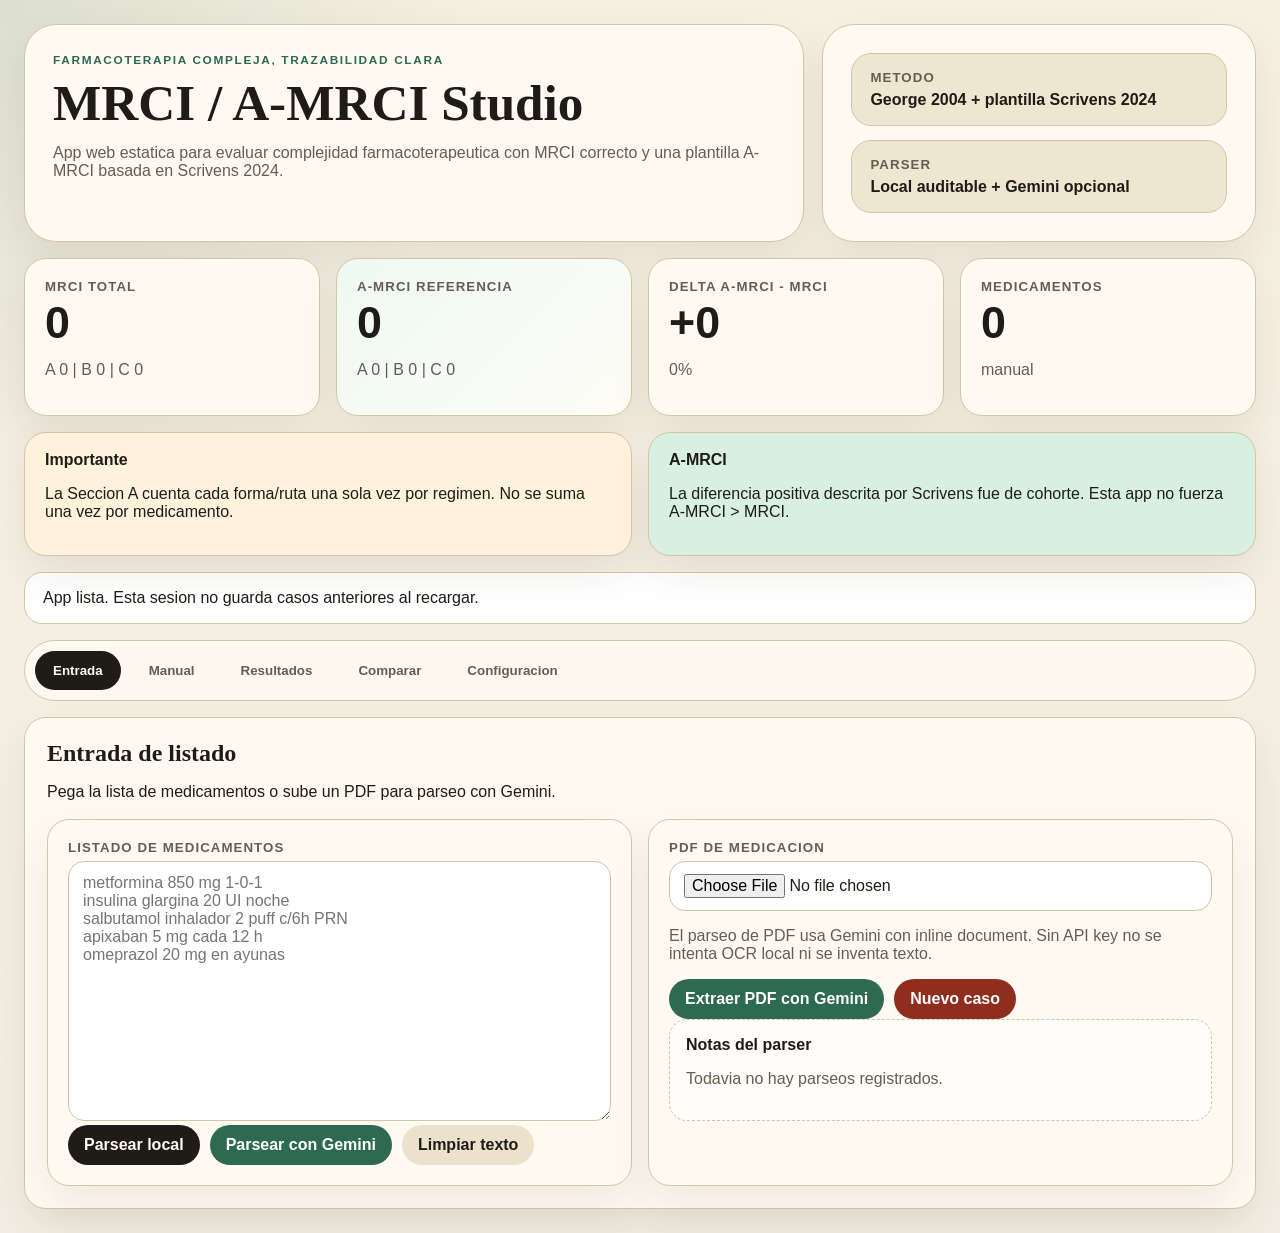
<file: index.html>
<!doctype html>
<html lang="es">

<head>
  <meta charset="UTF-8" />
  <meta name="viewport" content="width=device-width, initial-scale=1.0" />
  <title>MRCI / A-MRCI Studio</title>
  <link rel="stylesheet" href="./styles.css" />
</head>

<body>
  <div class="app-shell">
    <header class="hero">
      <div class="hero-copy">
        <p class="eyebrow">Farmacoterapia compleja, trazabilidad clara</p>
        <h1>MRCI / A-MRCI Studio</h1>
        <p class="hero-text">
          App web estatica para evaluar complejidad farmacoterapeutica con
          MRCI correcto y una plantilla A-MRCI basada en Scrivens 2024.
        </p>
      </div>
      <div class="hero-meta">
        <div class="meta-card">
          <span class="meta-label">Metodo</span>
          <strong>George 2004 + plantilla Scrivens 2024</strong>
        </div>
        <div class="meta-card">
          <span class="meta-label">Parser</span>
          <strong>Local auditable + Gemini opcional</strong>
        </div>
      </div>
    </header>

    <section class="scoreboard">
      <article class="score-card">
        <span class="score-label">MRCI total</span>
        <strong id="metric-mrci-total" class="score-value">0</strong>
        <p id="metric-mrci-sections" class="score-detail">A 0 | B 0 | C 0</p>
      </article>
      <article class="score-card accent">
        <span class="score-label">A-MRCI referencia</span>
        <strong id="metric-amrci-total" class="score-value">0</strong>
        <p id="metric-amrci-sections" class="score-detail">A 0 | B 0 | C 0</p>
      </article>
      <article class="score-card">
        <span class="score-label">Delta A-MRCI - MRCI</span>
        <strong id="metric-delta" class="score-value">0</strong>
        <p id="metric-delta-relative" class="score-detail">0%</p>
      </article>
      <article class="score-card">
        <span class="score-label">Medicamentos</span>
        <strong id="metric-med-count" class="score-value">0</strong>
        <p id="metric-parser" class="score-detail">Sin regimen</p>
      </article>
    </section>

    <section class="banner-grid">
      <div class="banner warning">
        <strong>Importante</strong>
        <p>
          La Seccion A cuenta cada forma/ruta una sola vez por regimen. No se
          suma una vez por medicamento.
        </p>
      </div>
      <div class="banner info">
        <strong>A-MRCI</strong>
        <p>
          La diferencia positiva descrita por Scrivens fue de cohorte. Esta app no
          fuerza A-MRCI &gt; MRCI.
        </p>
      </div>
    </section>

    <div id="status-bar" class="status-bar" aria-live="polite"></div>

    <nav class="tabbar" aria-label="Secciones">
      <button class="tab is-active" data-tab="input">Entrada</button>
      <button class="tab" data-tab="manual">Manual</button>
      <button class="tab" data-tab="results">Resultados</button>
      <button class="tab" data-tab="compare">Comparar</button>
      <button class="tab" data-tab="config">Configuracion</button>
    </nav>

    <main class="panel-stack">
      <section class="panel is-active" id="tab-input">
        <div class="panel-header">
          <h2>Entrada de listado</h2>
          <p>Pega la lista de medicamentos o sube un PDF para parseo con Gemini.</p>
        </div>

        <div class="grid two-up">
          <div class="card">
            <label class="field-label" for="raw-input">Listado de medicamentos</label>
            <textarea id="raw-input" class="text-input tall"
              placeholder="metformina 850 mg 1-0-1&#10;insulina glargina 20 UI noche&#10;salbutamol inhalador 2 puff c/6h PRN&#10;apixaban 5 mg cada 12 h&#10;omeprazol 20 mg en ayunas"></textarea>
            <div class="button-row">
              <button id="parse-local-btn" class="btn primary">Parsear local</button>
              <button id="parse-gemini-text-btn" class="btn secondary">Parsear con Gemini</button>
              <button id="clear-text-btn" class="btn ghost">Limpiar texto</button>
            </div>
          </div>

          <div class="card">
            <label class="field-label" for="pdf-input">PDF de medicacion</label>
            <input id="pdf-input" type="file" accept="application/pdf" class="file-input" />
            <p class="muted">
              El parseo de PDF usa Gemini con inline document. Sin API key no se
              intenta OCR local ni se inventa texto.
            </p>
            <div class="button-row">
              <button id="parse-gemini-pdf-btn" class="btn secondary">Extraer PDF con Gemini</button>
              <button data-action="new-case" class="btn danger">Nuevo caso</button>
            </div>
            <div class="audit-box">
              <strong>Notas del parser</strong>
              <div id="parse-notes"></div>
            </div>
          </div>
        </div>
      </section>

      <section class="panel" id="tab-manual">
        <div class="panel-header">
          <h2>Alta manual de medicamento</h2>
          <p>
            La forma/ruta se selecciona como categoria MRCI unica, no como forma y via
            independientes.
          </p>
        </div>

        <div class="grid two-up">
          <div class="card form-card">
            <label class="field-label" for="manual-name">Nombre</label>
            <input id="manual-name" class="text-input" type="text" placeholder="Ej. furosemida" />

            <label class="field-label" for="manual-form">Forma/ruta MRCI</label>
            <select id="manual-form" class="text-input"></select>

            <label class="field-label" for="manual-units">Unidades por toma</label>
            <input id="manual-units" class="text-input" type="text" placeholder="1, 2 puff, 20 UI, 1-2" />

            <label class="field-label" for="manual-frequency">Patron de frecuencia</label>
            <div class="inline-form">
              <select id="manual-frequency" class="text-input grow"></select>
              <input id="manual-custom-hours" class="text-input compact" type="number" min="1" step="1"
                placeholder="h" />
              <input id="manual-custom-count" class="text-input compact" type="number" min="1" step="1"
                placeholder="veces/d" />
              <button id="add-frequency-btn" class="btn primary">Anadir</button>
            </div>

            <div class="chip-zone">
              <span class="chip-zone-label">Patrones seleccionados</span>
              <div id="manual-frequency-list" class="chip-list"></div>
            </div>

            <label class="field-label">Instrucciones adicionales</label>
            <div id="manual-instruction-grid" class="checkbox-grid"></div>

            <label class="field-label" for="manual-notes">Notas</label>
            <textarea id="manual-notes" class="text-input" rows="4" placeholder="Observaciones opcionales"></textarea>

            <div class="button-row">
              <button id="manual-add-btn" class="btn primary">Anadir medicamento</button>
              <button id="manual-reset-btn" class="btn ghost">Limpiar formulario</button>
              <button data-action="new-case" class="btn danger">Nuevo caso</button>
            </div>
          </div>

          <div class="card">
            <h3>Regimen actual</h3>
            <div id="regimen-preview" class="preview-list"></div>
          </div>
        </div>
      </section>

      <section class="panel" id="tab-results">
        <div class="panel-header">
          <h2>Resultados y trazabilidad</h2>
          <p>Desglose por secciones, auditoria de parser y exportacion.</p>
        </div>

        <div class="grid two-up">
          <div class="card">
            <h3>Resumen clinico</h3>
            <p id="clinical-summary" class="summary-text">Sin datos.</p>
            <div class="button-row">
              <button id="copy-summary-btn" class="btn secondary">Copiar resumen</button>
              <button id="export-json-btn" class="btn ghost">Exportar JSON</button>
              <button id="export-csv-btn" class="btn ghost">Exportar CSV</button>
            </div>
          </div>
          <div class="card">
            <h3>Control de calidad</h3>
            <div id="quality-control" class="bullet-box"></div>
          </div>
        </div>

        <div class="card">
          <h3>Detalle por medicamento</h3>
          <div id="results-table"></div>
        </div>

        <div class="grid two-up">
          <div class="card">
            <h3>Auditoria</h3>
            <div id="audit-log" class="bullet-box"></div>
          </div>
          <div class="card">
            <h3>Seccion A detallada</h3>
            <div id="forms-breakdown" class="bullet-box"></div>
          </div>
        </div>
      </section>

      <section class="panel" id="tab-compare">
        <div class="panel-header">
          <h2>Comparacion de regimenes</h2>
          <p>Guarda el regimen actual en A o B y compara la complejidad.</p>
        </div>

        <div class="button-row">
          <button id="save-regimen-a-btn" class="btn primary">Guardar como regimen A</button>
          <button id="save-regimen-b-btn" class="btn secondary">Guardar como regimen B</button>
          <button id="compare-btn" class="btn ghost">Comparar ahora</button>
        </div>

        <div id="compare-output" class="card compare-box"></div>
      </section>

      <section class="panel" id="tab-config">
        <div class="panel-header">
          <h2>Configuracion</h2>
          <p>Tablas editables, parser y Gemini. Toda modificacion queda guardada en local.</p>
        </div>

        <div class="grid two-up">
          <div class="card">
            <h3>Gemini</h3>
            <label class="field-label" for="gemini-api-key">API key</label>
            <input id="gemini-api-key" class="text-input" type="password" placeholder="AIza..." />
            <label class="field-label" for="gemini-model">Modelo</label>
            <input id="gemini-model" class="text-input" type="text" value="gemini-3.1-flash-lite-preview" />
            <div class="checkbox-grid compact-grid">
              <label><input id="gemini-enable-text" type="checkbox" /> Usar Gemini para texto</label>
              <label><input id="gemini-enable-pdf" type="checkbox" checked /> Usar Gemini para PDF</label>
            </div>
            <p class="muted">
              La clave se guarda en localStorage del navegador. No se envia a ningun backend propio.
            </p>
          </div>

          <div class="card">
            <h3>Reglas metodologicas</h3>
            <ul class="plain-list">
              <li>La Seccion A cuenta una sola vez cada forma/ruta unica.</li>
              <li>La Seccion C permite multiples instrucciones por medicamento.</li>
              <li>A-MRCI es una plantilla de referencia, no una verdad universal.</li>
              <li>Las frecuencias no oficiales generan aviso y, en A-MRCI, pueden interpolarse.</li>
            </ul>
          </div>
        </div>

        <div class="card">
          <h3>MRCI - Formas</h3>
          <textarea id="config-forms" class="text-input code-area"></textarea>
        </div>
        <div class="card">
          <h3>MRCI - Frecuencias</h3>
          <textarea id="config-frequencies" class="text-input code-area"></textarea>
        </div>
        <div class="card">
          <h3>MRCI - Instrucciones</h3>
          <textarea id="config-instructions" class="text-input code-area"></textarea>
        </div>
        <div class="card">
          <h3>A-MRCI - Plantilla de referencia</h3>
          <textarea id="config-amrci" class="text-input code-area"></textarea>
        </div>

        <div class="button-row">
          <button id="save-config-btn" class="btn primary">Guardar configuracion</button>
          <button id="export-config-btn" class="btn secondary">Exportar configuracion</button>
          <button id="trigger-import-config-btn" class="btn ghost">Importar configuracion</button>
          <button id="restore-config-btn" class="btn danger">Restaurar por defecto</button>
        </div>
        <input id="import-config-input" type="file" accept="application/json" hidden />
      </section>
    </main>
  </div>

  <script type="module" src="./src/main.js"></script>
</body>

</html>
</file>
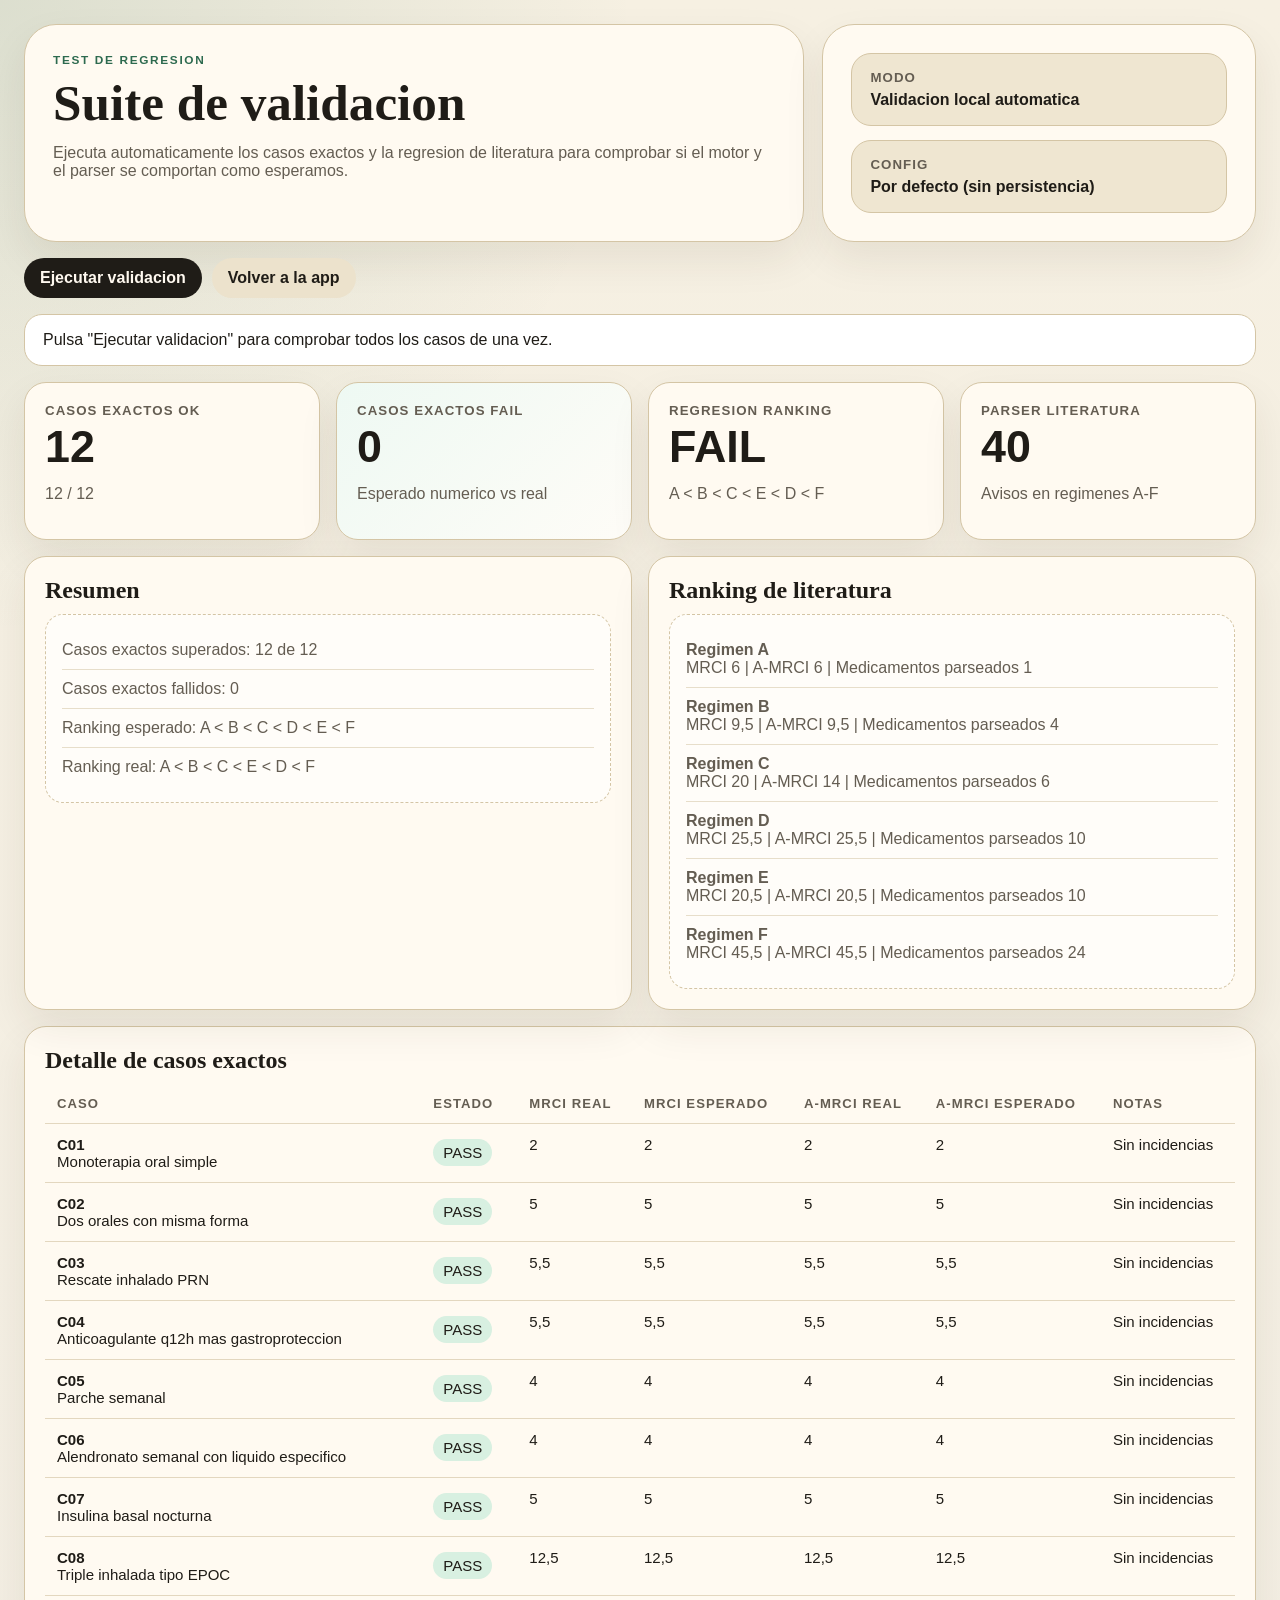
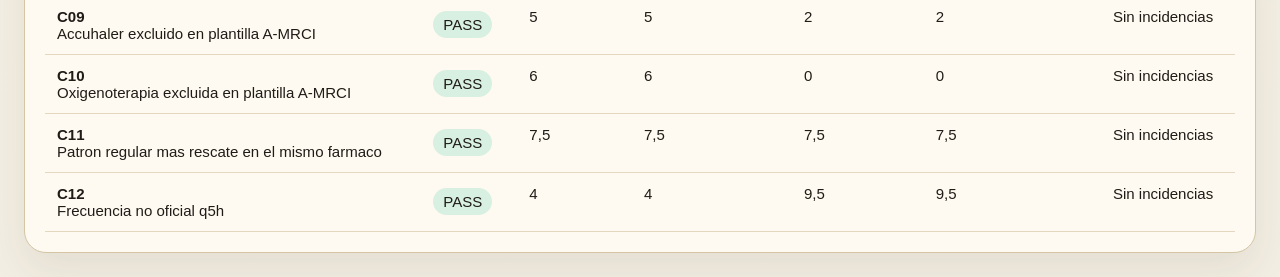
<file: _validation_dump.html>
<!DOCTYPE html>
<html lang="es"><head>
    <meta charset="UTF-8">
    <meta name="viewport" content="width=device-width, initial-scale=1.0">
    <title>Validacion MRCI / A-MRCI</title>
    <link rel="stylesheet" href="./styles.css">
  </head>
  <body>
    <div class="app-shell">
      <header class="hero">
        <div class="hero-copy">
          <p class="eyebrow">Test de regresion</p>
          <h1>Suite de validacion</h1>
          <p class="hero-text">
            Ejecuta automaticamente los casos exactos y la regresion de literatura
            para comprobar si el motor y el parser se comportan como esperamos.
          </p>
        </div>
        <div class="hero-meta">
          <div class="meta-card">
            <span class="meta-label">Modo</span>
            <strong>Validacion local automatica</strong>
          </div>
          <div class="meta-card">
            <span class="meta-label">Config</span>
            <strong id="config-source-label">Por defecto</strong>
          </div>
        </div>
      </header>

      <div class="button-row" style="margin-top:16px">
        <button id="run-validation-btn" class="btn primary">Ejecutar validacion</button>
        <a href="./index.html" class="btn ghost" style="text-decoration:none">Volver a la app</a>
      </div>

      <div id="validation-status" class="status-bar warning" aria-live="polite">Validacion completada: hay discrepancias que revisar.</div>

      <section class="scoreboard">
        <article class="score-card">
          <span class="score-label">Casos exactos OK</span>
          <strong id="exact-pass-count" class="score-value">12</strong>
          <p id="exact-pass-detail" class="score-detail">12 / 12</p>
        </article>
        <article class="score-card accent">
          <span class="score-label">Casos exactos FAIL</span>
          <strong id="exact-fail-count" class="score-value">0</strong>
          <p class="score-detail">Esperado numerico vs real</p>
        </article>
        <article class="score-card">
          <span class="score-label">Regresion ranking</span>
          <strong id="ranking-status" class="score-value">FAIL</strong>
          <p id="ranking-detail" class="score-detail">A &lt; B &lt; C &lt; E &lt; D &lt; F</p>
        </article>
        <article class="score-card">
          <span class="score-label">Parser literatura</span>
          <strong id="parser-warning-count" class="score-value">40</strong>
          <p class="score-detail">Avisos en regimenes A-F</p>
        </article>
      </section>

      <div class="grid two-up" style="margin-top:16px">
        <div class="card">
          <h2>Resumen</h2>
          <div id="validation-summary" class="bullet-box"><div class="bullet-item">Casos exactos superados: 12 de 12</div><div class="bullet-item">Casos exactos fallidos: 0</div><div class="bullet-item">Ranking esperado: A &lt; B &lt; C &lt; D &lt; E &lt; F</div><div class="bullet-item">Ranking real: A &lt; B &lt; C &lt; E &lt; D &lt; F</div></div>
        </div>
        <div class="card">
          <h2>Ranking de literatura</h2>
          <div id="ranking-box" class="bullet-box">
        <div class="bullet-item">
          <strong>Regimen A</strong><br>
          MRCI 6 | A-MRCI 6 | Medicamentos parseados 1
        </div>
      
        <div class="bullet-item">
          <strong>Regimen B</strong><br>
          MRCI 9,5 | A-MRCI 9,5 | Medicamentos parseados 4
        </div>
      
        <div class="bullet-item">
          <strong>Regimen C</strong><br>
          MRCI 20 | A-MRCI 14 | Medicamentos parseados 6
        </div>
      
        <div class="bullet-item">
          <strong>Regimen D</strong><br>
          MRCI 25,5 | A-MRCI 25,5 | Medicamentos parseados 10
        </div>
      
        <div class="bullet-item">
          <strong>Regimen E</strong><br>
          MRCI 20,5 | A-MRCI 20,5 | Medicamentos parseados 10
        </div>
      
        <div class="bullet-item">
          <strong>Regimen F</strong><br>
          MRCI 45,5 | A-MRCI 45,5 | Medicamentos parseados 24
        </div>
      </div>
        </div>
      </div>

      <div class="card" style="margin-top:16px">
        <h2>Detalle de casos exactos</h2>
        <div id="exact-cases-table">
    <table class="results-table">
      <thead>
        <tr>
          <th>Caso</th>
          <th>Estado</th>
          <th>MRCI real</th>
          <th>MRCI esperado</th>
          <th>A-MRCI real</th>
          <th>A-MRCI esperado</th>
          <th>Notas</th>
        </tr>
      </thead>
      <tbody>
        
    <tr>
      <td><strong>C01</strong><br>Monoterapia oral simple</td>
      <td><span class="pill success">PASS</span></td>
      <td>2</td>
      <td>2</td>
      <td>2</td>
      <td>2</td>
      <td>Sin incidencias</td>
    </tr>
  
    <tr>
      <td><strong>C02</strong><br>Dos orales con misma forma</td>
      <td><span class="pill success">PASS</span></td>
      <td>5</td>
      <td>5</td>
      <td>5</td>
      <td>5</td>
      <td>Sin incidencias</td>
    </tr>
  
    <tr>
      <td><strong>C03</strong><br>Rescate inhalado PRN</td>
      <td><span class="pill success">PASS</span></td>
      <td>5,5</td>
      <td>5,5</td>
      <td>5,5</td>
      <td>5,5</td>
      <td>Sin incidencias</td>
    </tr>
  
    <tr>
      <td><strong>C04</strong><br>Anticoagulante q12h mas gastroproteccion</td>
      <td><span class="pill success">PASS</span></td>
      <td>5,5</td>
      <td>5,5</td>
      <td>5,5</td>
      <td>5,5</td>
      <td>Sin incidencias</td>
    </tr>
  
    <tr>
      <td><strong>C05</strong><br>Parche semanal</td>
      <td><span class="pill success">PASS</span></td>
      <td>4</td>
      <td>4</td>
      <td>4</td>
      <td>4</td>
      <td>Sin incidencias</td>
    </tr>
  
    <tr>
      <td><strong>C06</strong><br>Alendronato semanal con liquido especifico</td>
      <td><span class="pill success">PASS</span></td>
      <td>4</td>
      <td>4</td>
      <td>4</td>
      <td>4</td>
      <td>Sin incidencias</td>
    </tr>
  
    <tr>
      <td><strong>C07</strong><br>Insulina basal nocturna</td>
      <td><span class="pill success">PASS</span></td>
      <td>5</td>
      <td>5</td>
      <td>5</td>
      <td>5</td>
      <td>Sin incidencias</td>
    </tr>
  
    <tr>
      <td><strong>C08</strong><br>Triple inhalada tipo EPOC</td>
      <td><span class="pill success">PASS</span></td>
      <td>12,5</td>
      <td>12,5</td>
      <td>12,5</td>
      <td>12,5</td>
      <td>Sin incidencias</td>
    </tr>
  
    <tr>
      <td><strong>C09</strong><br>Accuhaler excluido en plantilla A-MRCI</td>
      <td><span class="pill success">PASS</span></td>
      <td>5</td>
      <td>5</td>
      <td>2</td>
      <td>2</td>
      <td>Sin incidencias</td>
    </tr>
  
    <tr>
      <td><strong>C10</strong><br>Oxigenoterapia excluida en plantilla A-MRCI</td>
      <td><span class="pill success">PASS</span></td>
      <td>6</td>
      <td>6</td>
      <td>0</td>
      <td>0</td>
      <td>Sin incidencias</td>
    </tr>
  
    <tr>
      <td><strong>C11</strong><br>Patron regular mas rescate en el mismo farmaco</td>
      <td><span class="pill success">PASS</span></td>
      <td>7,5</td>
      <td>7,5</td>
      <td>7,5</td>
      <td>7,5</td>
      <td>Sin incidencias</td>
    </tr>
  
    <tr>
      <td><strong>C12</strong><br>Frecuencia no oficial q5h</td>
      <td><span class="pill success">PASS</span></td>
      <td>4</td>
      <td>4</td>
      <td>9,5</td>
      <td>9,5</td>
      <td>Sin incidencias</td>
    </tr>
  
      </tbody>
    </table>
  </div>
      </div>
    </div>

    <script type="module" src="./src/validation-runner.js"></script>
  

</body></html>
</file>
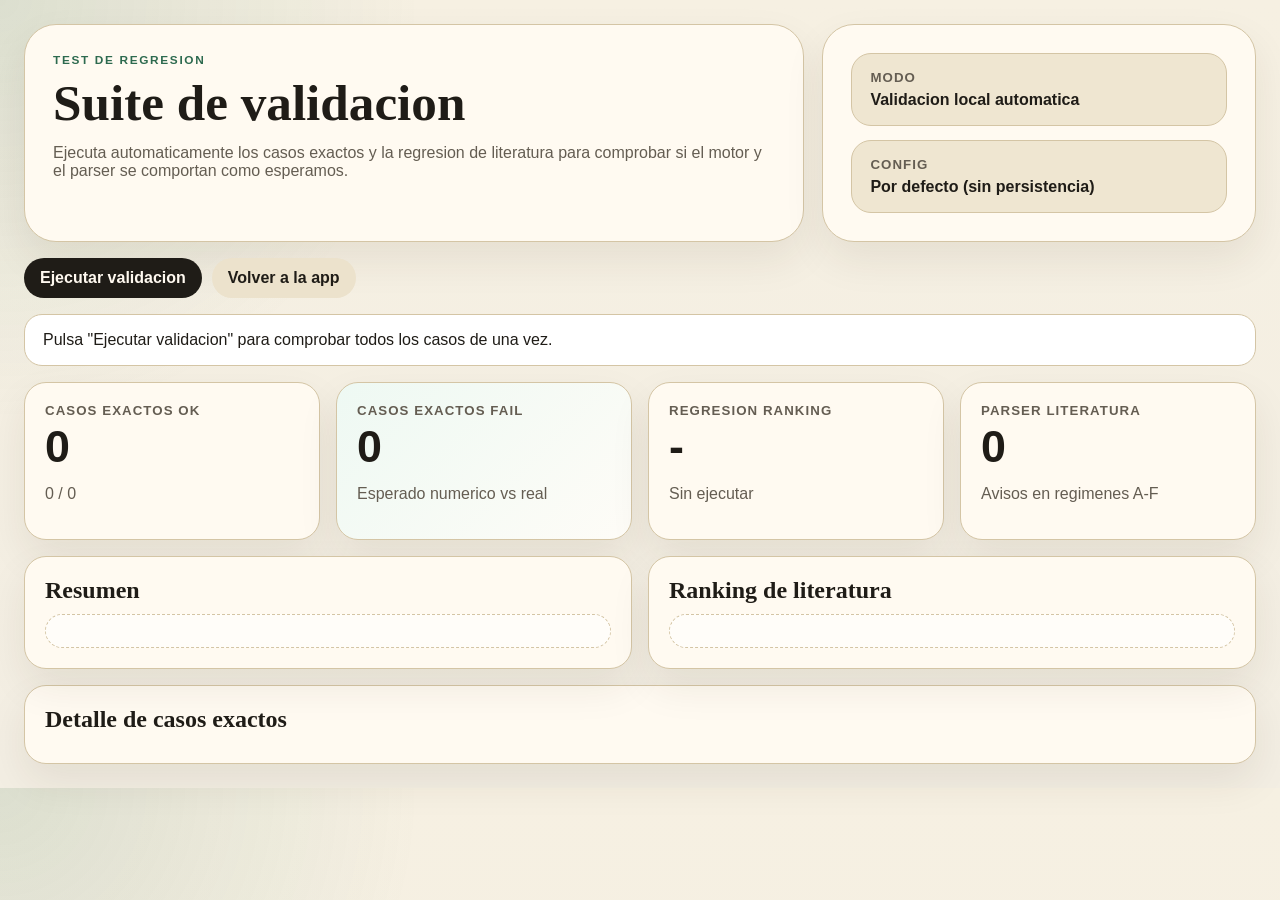
<file: validation.html>
<!doctype html>
<html lang="es">
  <head>
    <meta charset="UTF-8" />
    <meta name="viewport" content="width=device-width, initial-scale=1.0" />
    <title>Validacion MRCI / A-MRCI</title>
    <link rel="stylesheet" href="./styles.css" />
  </head>
  <body>
    <div class="app-shell">
      <header class="hero">
        <div class="hero-copy">
          <p class="eyebrow">Test de regresion</p>
          <h1>Suite de validacion</h1>
          <p class="hero-text">
            Ejecuta automaticamente los casos exactos y la regresion de literatura
            para comprobar si el motor y el parser se comportan como esperamos.
          </p>
        </div>
        <div class="hero-meta">
          <div class="meta-card">
            <span class="meta-label">Modo</span>
            <strong>Validacion local automatica</strong>
          </div>
          <div class="meta-card">
            <span class="meta-label">Config</span>
            <strong id="config-source-label">Cargando...</strong>
          </div>
        </div>
      </header>

      <div class="button-row" style="margin-top:16px">
        <button id="run-validation-btn" class="btn primary">Ejecutar validacion</button>
        <a href="./index.html" class="btn ghost" style="text-decoration:none">Volver a la app</a>
      </div>

      <div id="validation-status" class="status-bar" aria-live="polite"></div>

      <section class="scoreboard">
        <article class="score-card">
          <span class="score-label">Casos exactos OK</span>
          <strong id="exact-pass-count" class="score-value">0</strong>
          <p id="exact-pass-detail" class="score-detail">0 / 0</p>
        </article>
        <article class="score-card accent">
          <span class="score-label">Casos exactos FAIL</span>
          <strong id="exact-fail-count" class="score-value">0</strong>
          <p class="score-detail">Esperado numerico vs real</p>
        </article>
        <article class="score-card">
          <span class="score-label">Regresion ranking</span>
          <strong id="ranking-status" class="score-value">-</strong>
          <p id="ranking-detail" class="score-detail">Sin ejecutar</p>
        </article>
        <article class="score-card">
          <span class="score-label">Parser literatura</span>
          <strong id="parser-warning-count" class="score-value">0</strong>
          <p class="score-detail">Avisos en regimenes A-F</p>
        </article>
      </section>

      <div class="grid two-up" style="margin-top:16px">
        <div class="card">
          <h2>Resumen</h2>
          <div id="validation-summary" class="bullet-box"></div>
        </div>
        <div class="card">
          <h2>Ranking de literatura</h2>
          <div id="ranking-box" class="bullet-box"></div>
        </div>
      </div>

      <div class="card" style="margin-top:16px">
        <h2>Detalle de casos exactos</h2>
        <div id="exact-cases-table"></div>
      </div>
    </div>

    <script type="module" src="./src/validation-runner.js"></script>
  </body>
</html>
</file>
<file: styles.css>
:root {
  --bg: #f4f1e8;
  --panel: #fffaf1;
  --panel-alt: #efe6d1;
  --line: #d4c5a5;
  --text: #1f1c17;
  --muted: #645d52;
  --accent: #2d6a4f;
  --accent-soft: #d8f0e1;
  --warning: #a05a00;
  --warning-soft: #fff2dc;
  --danger: #8f2d1f;
  --danger-soft: #fee6e0;
  --shadow: 0 18px 40px rgba(49, 34, 11, 0.08);
  --radius: 22px;
}

* {
  box-sizing: border-box;
}

body {
  margin: 0;
  background:
    radial-gradient(circle at top left, rgba(45, 106, 79, 0.13), transparent 28%),
    linear-gradient(180deg, #f6f0e2 0%, #f3eee3 100%);
  color: var(--text);
  font-family: "Trebuchet MS", "Segoe UI", sans-serif;
}

.app-shell {
  max-width: 1280px;
  margin: 0 auto;
  padding: 24px;
}

.hero {
  display: grid;
  grid-template-columns: 1.8fr 1fr;
  gap: 18px;
  align-items: stretch;
}

.hero-copy,
.hero-meta {
  background: var(--panel);
  border: 1px solid var(--line);
  border-radius: 32px;
  padding: 28px;
  box-shadow: var(--shadow);
}

.hero-meta {
  display: grid;
  gap: 14px;
}

.eyebrow {
  margin: 0 0 10px;
  letter-spacing: 0.14em;
  text-transform: uppercase;
  color: var(--accent);
  font-size: 0.74rem;
  font-weight: 700;
}

h1, h2, h3 {
  margin: 0 0 10px;
  font-family: "Palatino Linotype", "Book Antiqua", serif;
}

h1 {
  font-size: clamp(2rem, 4vw, 3.4rem);
  line-height: 1;
}

.hero-text,
.muted,
.score-detail,
.plain-list,
.summary-text,
.bullet-box,
.preview-list {
  color: var(--muted);
}

.meta-card,
.score-card,
.card,
.banner,
.status-bar,
.tabbar,
.panel {
  border: 1px solid var(--line);
}

.meta-card {
  background: var(--panel-alt);
  padding: 16px 18px;
  border-radius: 20px;
}

.meta-label,
.score-label,
.field-label,
.chip-zone-label {
  display: block;
  margin-bottom: 6px;
  color: var(--muted);
  font-size: 0.83rem;
  font-weight: 700;
  text-transform: uppercase;
  letter-spacing: 0.08em;
}

.scoreboard,
.banner-grid,
.grid {
  display: grid;
  gap: 16px;
  margin-top: 16px;
}

.scoreboard {
  grid-template-columns: repeat(4, minmax(0, 1fr));
}

.score-card,
.card,
.banner,
.panel {
  background: var(--panel);
  border-radius: var(--radius);
  box-shadow: var(--shadow);
}

.score-card {
  padding: 20px;
}

.score-card.accent {
  background: linear-gradient(135deg, #eef9f3 0%, #fefcf7 100%);
}

.score-value {
  display: block;
  font-size: clamp(1.8rem, 3.6vw, 2.8rem);
  line-height: 1;
}

.banner-grid {
  grid-template-columns: repeat(2, minmax(0, 1fr));
}

.banner {
  padding: 18px 20px;
}

.banner.warning {
  background: var(--warning-soft);
}

.banner.info {
  background: var(--accent-soft);
}

.status-bar {
  margin-top: 16px;
  padding: 14px 18px;
  border-radius: 18px;
  min-height: 52px;
  display: flex;
  align-items: center;
  background: #fff;
}

.status-bar.success {
  background: var(--accent-soft);
}

.status-bar.warning {
  background: var(--warning-soft);
}

.status-bar.error {
  background: var(--danger-soft);
}

.tabbar {
  display: flex;
  gap: 10px;
  margin-top: 16px;
  padding: 10px;
  border-radius: 999px;
  background: rgba(255, 250, 241, 0.9);
  position: sticky;
  top: 12px;
  z-index: 5;
  backdrop-filter: blur(12px);
}

.tab {
  border: 0;
  background: transparent;
  border-radius: 999px;
  padding: 12px 18px;
  cursor: pointer;
  font-weight: 700;
  color: var(--muted);
}

.tab.is-active {
  background: var(--text);
  color: #fff9f0;
}

.panel-stack {
  margin-top: 16px;
}

.panel {
  display: none;
  padding: 22px;
}

.panel.is-active {
  display: block;
}

.panel-header {
  margin-bottom: 18px;
}

.two-up {
  grid-template-columns: repeat(2, minmax(0, 1fr));
}

.card {
  padding: 20px;
}

.text-input,
.file-input,
select {
  width: 100%;
  border: 1px solid var(--line);
  border-radius: 16px;
  padding: 12px 14px;
  background: #fff;
  color: var(--text);
  font: inherit;
}

.text-input.tall {
  min-height: 260px;
  resize: vertical;
}

.code-area {
  min-height: 220px;
  resize: vertical;
  font-family: Consolas, "Courier New", monospace;
  font-size: 0.92rem;
}

.inline-form,
.button-row {
  display: flex;
  flex-wrap: wrap;
  gap: 10px;
}

.inline-form {
  align-items: center;
}

.grow {
  flex: 1 1 280px;
}

.compact {
  width: 90px;
}

.btn {
  border: 0;
  border-radius: 999px;
  padding: 11px 16px;
  cursor: pointer;
  font: inherit;
  font-weight: 700;
}

.btn.primary {
  background: var(--text);
  color: #fff9f0;
}

.btn.secondary {
  background: var(--accent);
  color: white;
}

.btn.ghost {
  background: #ece2cc;
  color: var(--text);
}

.btn.danger {
  background: var(--danger);
  color: white;
}

.chip-zone {
  margin: 14px 0;
}

.chip-list {
  display: flex;
  flex-wrap: wrap;
  gap: 8px;
}

.chip {
  display: inline-flex;
  align-items: center;
  gap: 8px;
  padding: 8px 12px;
  border-radius: 999px;
  background: #ece2cc;
}

.chip button {
  border: 0;
  background: transparent;
  cursor: pointer;
  color: var(--danger);
  font-weight: 700;
}

.checkbox-grid {
  display: grid;
  grid-template-columns: repeat(2, minmax(0, 1fr));
  gap: 10px 18px;
  margin-bottom: 14px;
}

.compact-grid {
  grid-template-columns: 1fr;
}

.checkbox-grid label,
.inline-checkbox {
  display: flex;
  align-items: center;
  gap: 8px;
  color: var(--muted);
}

.preview-list,
.bullet-box,
.audit-box,
.compare-box {
  border: 1px dashed var(--line);
  border-radius: 18px;
  padding: 16px;
  background: rgba(255, 255, 255, 0.55);
}

.preview-item,
.bullet-item {
  padding: 10px 0;
  border-bottom: 1px solid rgba(212, 197, 165, 0.55);
}

.preview-item:last-child,
.bullet-item:last-child {
  border-bottom: 0;
}

.results-table {
  width: 100%;
  border-collapse: collapse;
  font-size: 0.94rem;
}

.results-table th,
.results-table td {
  padding: 12px;
  border-bottom: 1px solid rgba(212, 197, 165, 0.65);
  text-align: left;
  vertical-align: top;
}

.results-table th {
  color: var(--muted);
  font-size: 0.82rem;
  text-transform: uppercase;
  letter-spacing: 0.08em;
}

.pill {
  display: inline-block;
  margin: 3px 6px 3px 0;
  padding: 5px 10px;
  border-radius: 999px;
  background: #ece2cc;
}

.pill.warning {
  background: var(--warning-soft);
}

.pill.success {
  background: var(--accent-soft);
}

.plain-list {
  margin: 0;
  padding-left: 20px;
}

@media (max-width: 960px) {
  .hero,
  .scoreboard,
  .banner-grid,
  .two-up {
    grid-template-columns: 1fr;
  }

  .tabbar {
    overflow-x: auto;
  }
}

@media (max-width: 640px) {
  .app-shell {
    padding: 14px;
  }

  .panel,
  .card,
  .hero-copy,
  .hero-meta {
    padding: 16px;
  }

  .checkbox-grid {
    grid-template-columns: 1fr;
  }

  .results-table {
    font-size: 0.88rem;
  }
}
</file>
